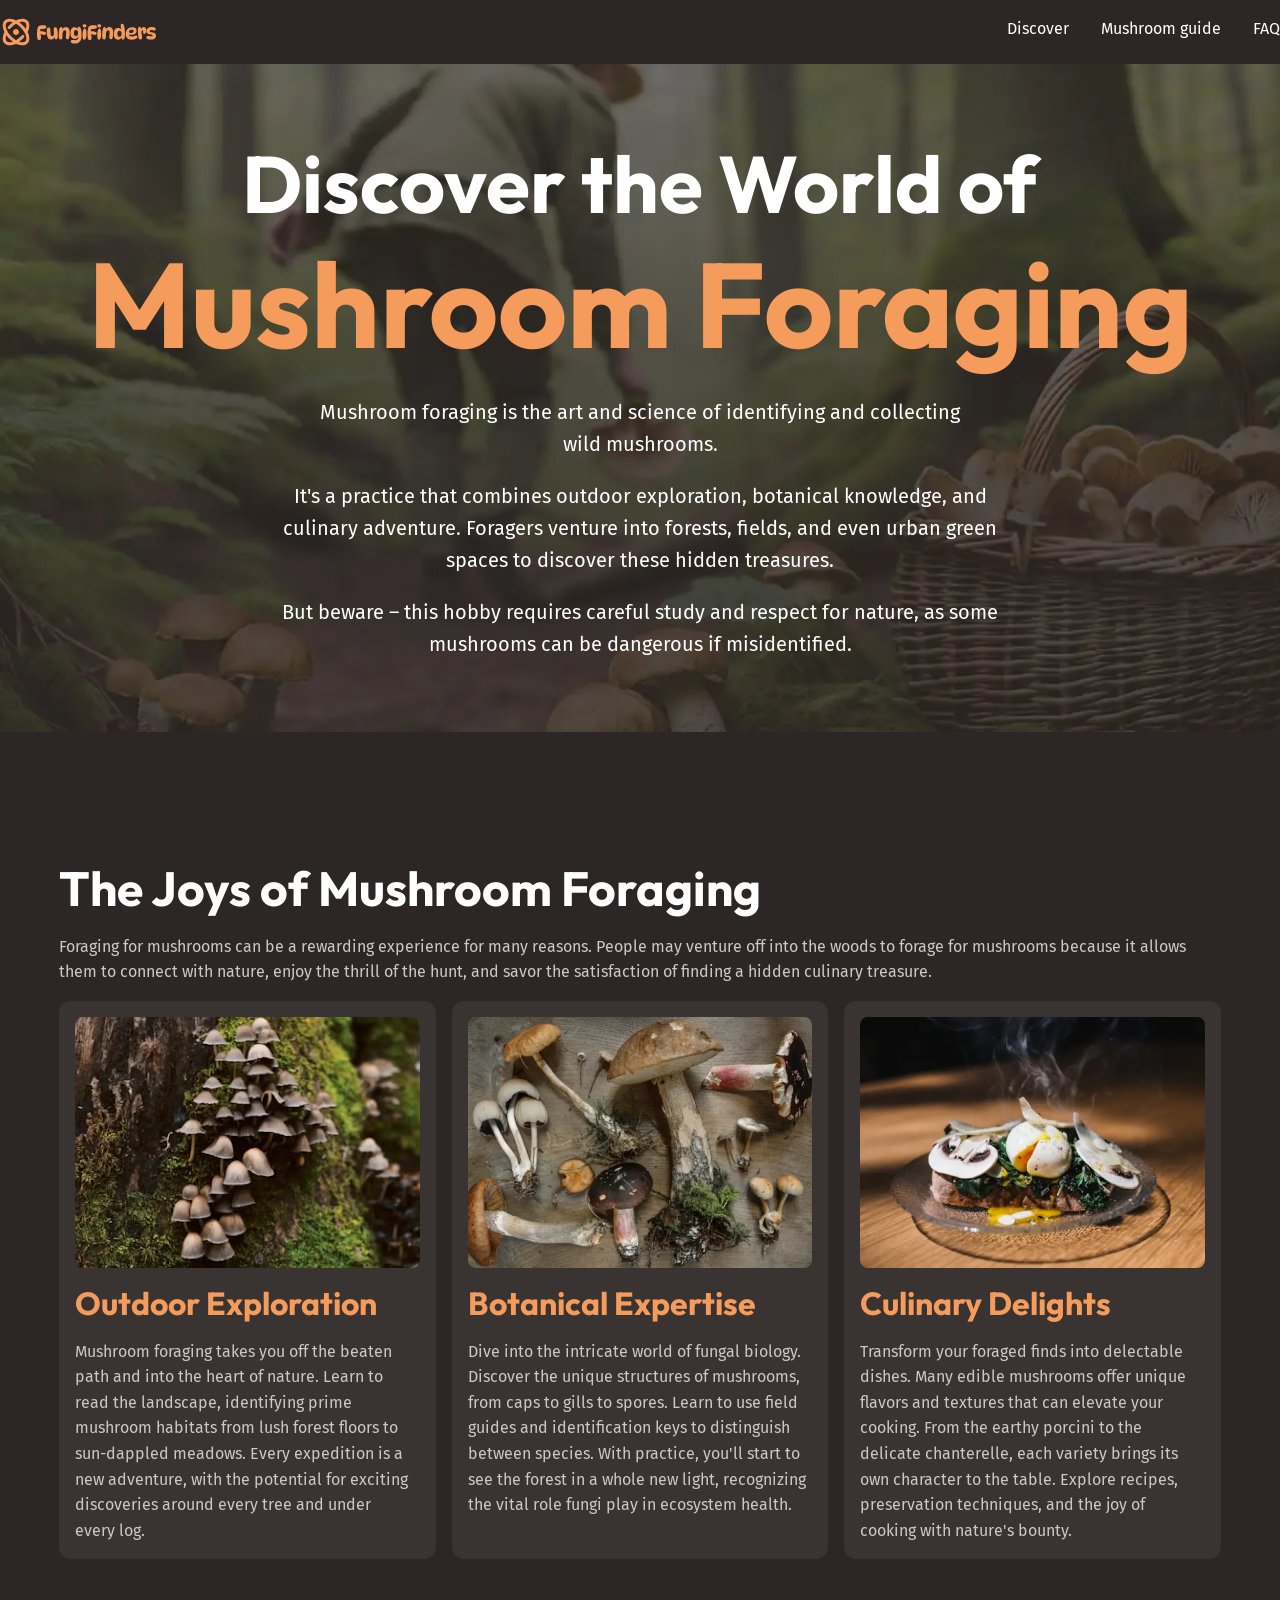
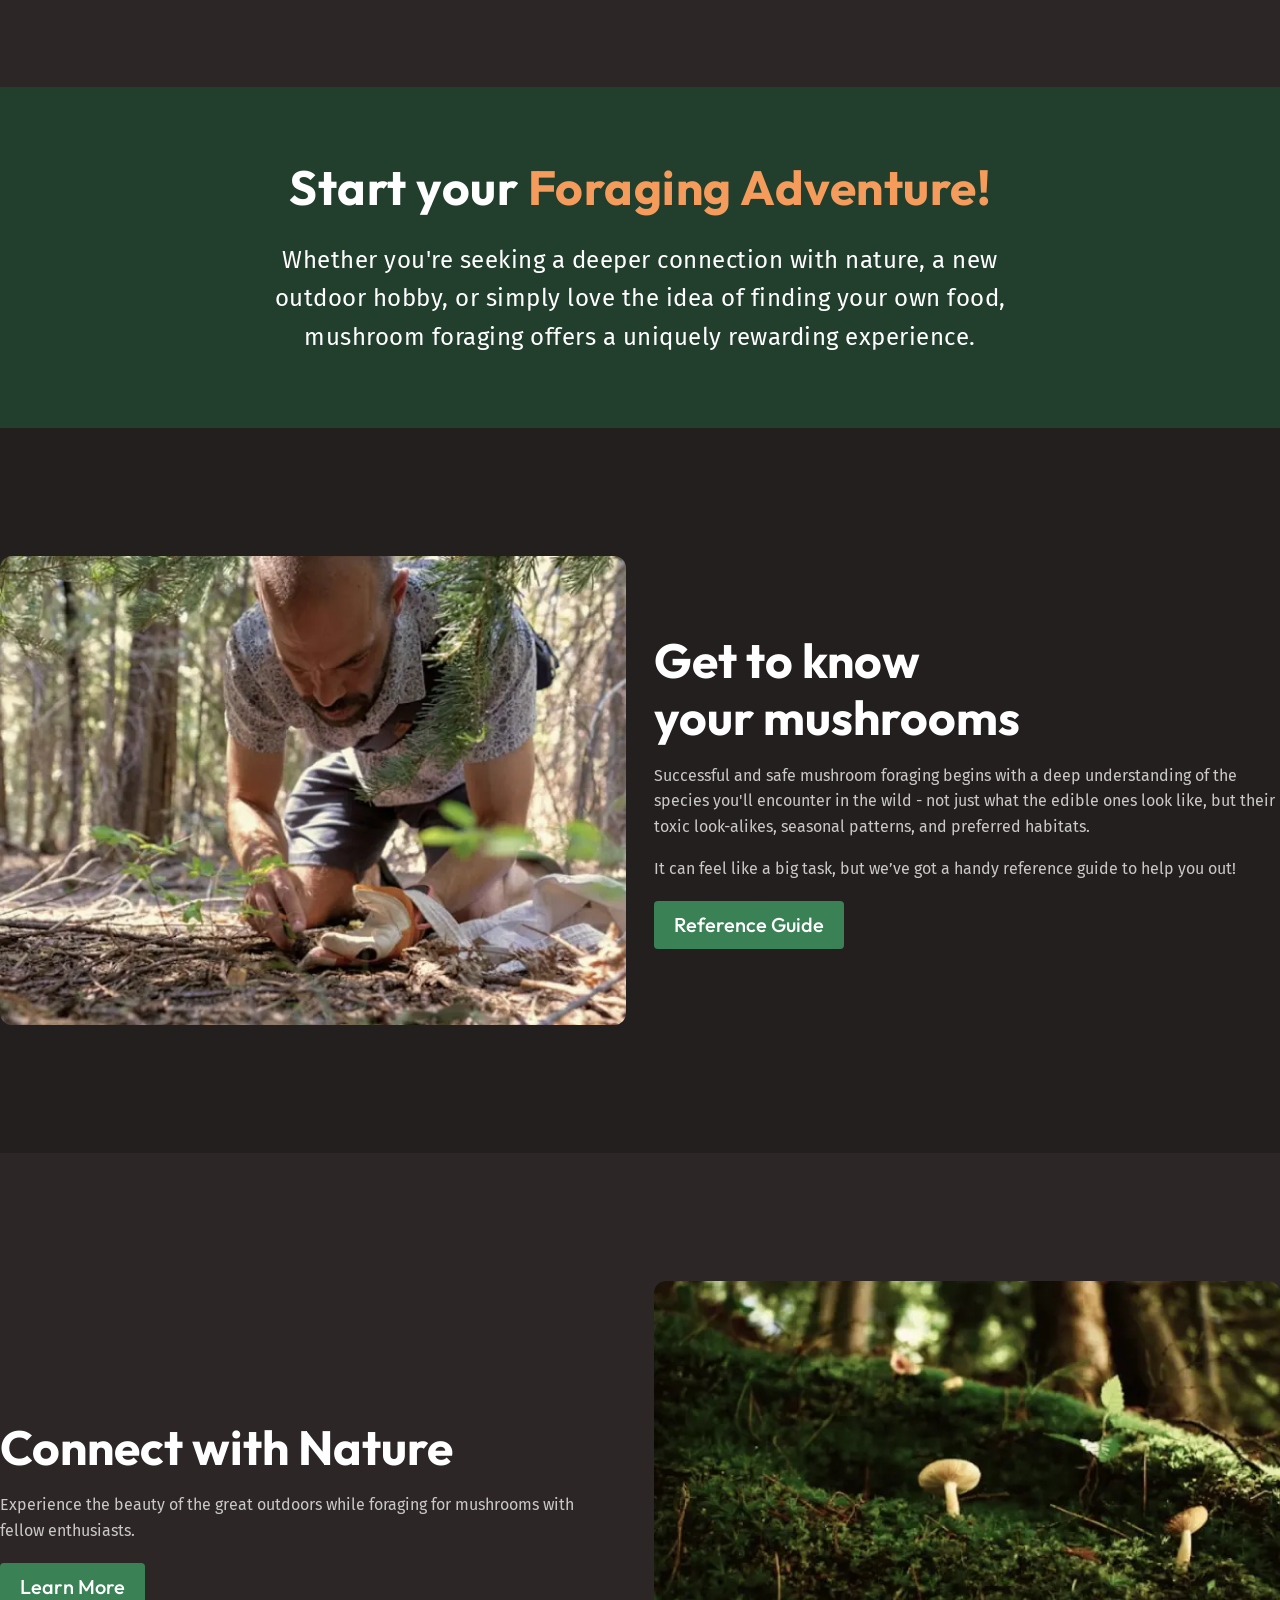
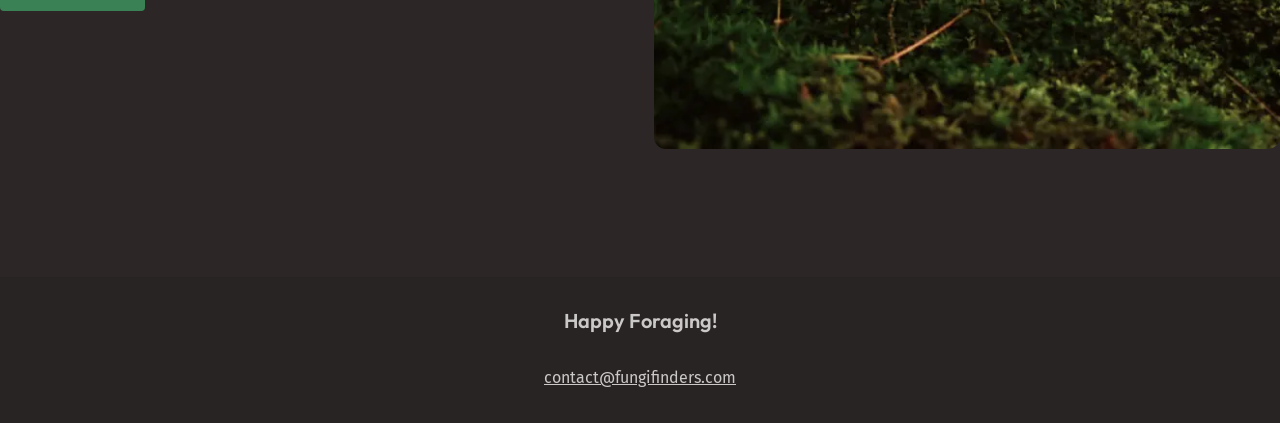
<file: index.html>
<!doctype html>
<html lang="en">
  <head>
    <meta charset="UTF-8" />
    <meta name="viewport" content="width=device-width, initial-scale=1.0" />
    <link rel="stylesheet" href="styles.css" />
    <link rel="preconnect" href="https://fonts.googleapis.com" />
    <link rel="preconnect" href="https://fonts.gstatic.com" crossorigin />
    <link
      href="https://fonts.googleapis.com/css2?family=Fira+Sans:wght@400;700&family=Outfit:wght@100..900&display=swap"
      rel="stylesheet"
    />
    <script src="/main.js" defer></script>
    <title>FungiFinders</title>
  </head>
  <body>
    <a href="#main" class="skip-to-main">Skip to Main Content</a>

    <header class="site-header">
      <div class="wrapper wrapper--wide">
        <div class="site-header-layout">
          <img src="/assets/logo.svg" alt="Fungi Finders" />

          <button
            id="nav-toggle"
            aria-controls="primary-nav"
            aria-expanded="false"
          >
            <span class="visually-hidden">Toggle hamburger menu</span>
            <img src="/assets/hamburger.svg" alt="" />
          </button>

          <nav id="primary-nav" class="site-header-nav-bar">
            <ul>
              <li><a href="/">Discover</a></li>
              <li><a href="/mushroom-guide.html">Mushroom guide</a></li>
              <li><a href="/mushroom-guide.html#faq">FAQ</a></li>
            </ul>
          </nav>
        </div>
      </div>
    </header>
    <main id="main">
      <section class="hero section">
        <div class="wrapper text-flow">
          <h1 class="hero-title">
            Discover the World of
            <span class="title-highlight">Mushroom Foraging</span>
          </h1>
          <p>
            Mushroom foraging is the art and science of identifying and
            collecting wild mushrooms.
          </p>
          <p>
            It's a practice that combines outdoor exploration, botanical
            knowledge, and culinary adventure. Foragers venture into forests,
            fields, and even urban green spaces to discover these hidden
            treasures.
          </p>
          <p>
            But beware – this hobby requires careful study and respect for
            nature, as some mushrooms can be dangerous if misidentified.
          </p>
        </div>
      </section>

      <section class="benefits section section--tall">
        <div class="wrapper text-flow">
          <h2>The Joys of Mushroom Foraging</h2>
          <p>
            Foraging for mushrooms can be a rewarding experience for many
            reasons. People may venture off into the woods to forage for
            mushrooms because it allows them to connect with nature, enjoy the
            thrill of the hunt, and savor the satisfaction of finding a hidden
            culinary treasure.
          </p>
          <div class="benefit-cards auto-equal-columns">
            <div class="card">
              <img
                src="/assets/outdoor-exploration.webp"
                alt="Trunk of a tree with mushrooms"
              />
              <h3 class="card-title">Outdoor Exploration</h3>
              <p class="card-text">
                Mushroom foraging takes you off the beaten path and into the
                heart of nature. Learn to read the landscape, identifying prime
                mushroom habitats from lush forest floors to sun-dappled
                meadows. Every expedition is a new adventure, with the potential
                for exciting discoveries around every tree and under every log.
              </p>
            </div>
            <div class="card">
              <img
                src="/assets/botanical-expertise.webp"
                alt="Different types of mushrooms in a table"
              />
              <h3 class="card-title">Botanical Expertise</h3>
              <p class="card-text">
                Dive into the intricate world of fungal biology. Discover the
                unique structures of mushrooms, from caps to gills to spores.
                Learn to use field guides and identification keys to distinguish
                between species. With practice, you'll start to see the forest
                in a whole new light, recognizing the vital role fungi play in
                ecosystem health.
              </p>
            </div>
            <div class="card">
              <img
                src="/assets/culinary-delight.webp"
                alt="Cooked mushrooms in a plate"
              />
              <h3 class="card-title">Culinary Delights</h3>
              <p class="card-text">
                Transform your foraged finds into delectable dishes. Many edible
                mushrooms offer unique flavors and textures that can elevate
                your cooking. From the earthy porcini to the delicate
                chanterelle, each variety brings its own character to the table.
                Explore recipes, preservation techniques, and the joy of cooking
                with nature's bounty.
              </p>
            </div>
          </div>
        </div>
      </section>

      <section class="cta section">
        <div class="wrapper wrapper--narrow text-flow">
          <h2>
            Start your <span class="title-highlight">Foraging Adventure!</span>
          </h2>
          <p>
            Whether you're seeking a deeper connection with nature, a new
            outdoor hobby, or simply love the idea of finding your own food,
            mushroom foraging offers a uniquely rewarding experience.
          </p>
        </div>
      </section>

      <section class="info section section--tall">
        <div
          class="wrapper wrapper--wide auto-equal-columns columns-large-gap columns-vertical-center"
        >
          <div>
            <img
              src="/assets/man-picking-mush.webp"
              alt="Man picking up mushrooms"
            />
          </div>
          <div class="text-flow">
            <h2>Get to know your mushrooms</h2>
            <p>
              Successful and safe mushroom foraging begins with a deep
              understanding of the species you'll encounter in the wild - not
              just what the edible ones look like, but their toxic look-alikes,
              seasonal patterns, and preferred habitats.
            </p>
            <p>
              It can feel like a big task, but we’ve got a handy reference guide
              to help you out!
            </p>
            <a href="#" class="button"
              >Reference Guide
              <span class="visually-hidden"
                >to know more about mushrooms</span
              ></a
            >
          </div>
        </div>
      </section>

      <section class="connect section section--tall">
        <div
          class="wrapper wrapper--wide auto-equal-columns columns-large-gap columns-vertical-center"
        >
          <div class="text-flow">
            <h2>Connect with Nature</h2>
            <p>
              Experience the beauty of the great outdoors while foraging for
              mushrooms with fellow enthusiasts.
            </p>
            <a href="#" class="button"
              >Learn More
              <span class="visually-hidden"
                >about all the types of mushrooms you can find, using our
                guide.</span
              ></a
            >
          </div>
          <div>
            <img
              src="/assets/nature.webp"
              alt="Green land with a few mushrooms"
            />
          </div>
        </div>
      </section>
    </main>

    <footer class="site-footer">
      <h4>Happy Foraging!</h4>
      <a href="mailto:contact@fungifinders.com">contact@fungifinders.com</a>
    </footer>
  </body>
</html>
</file>
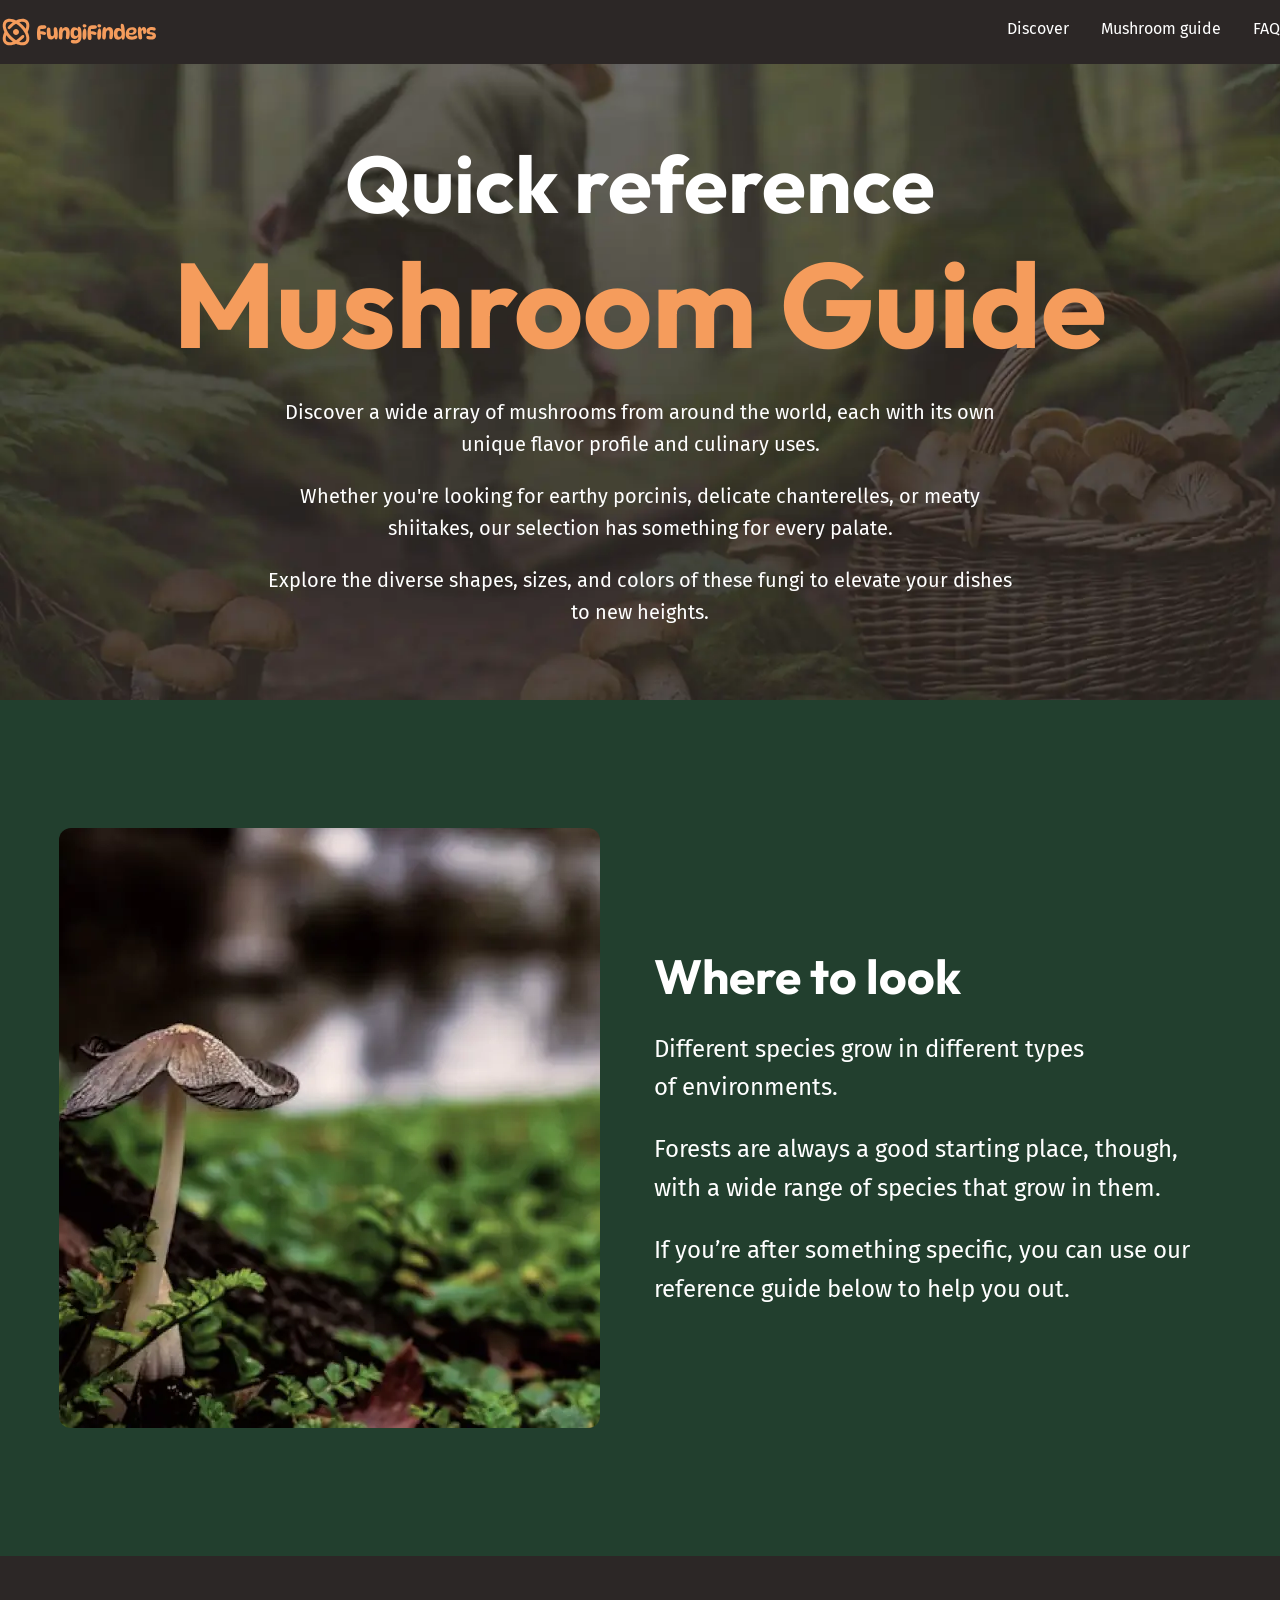
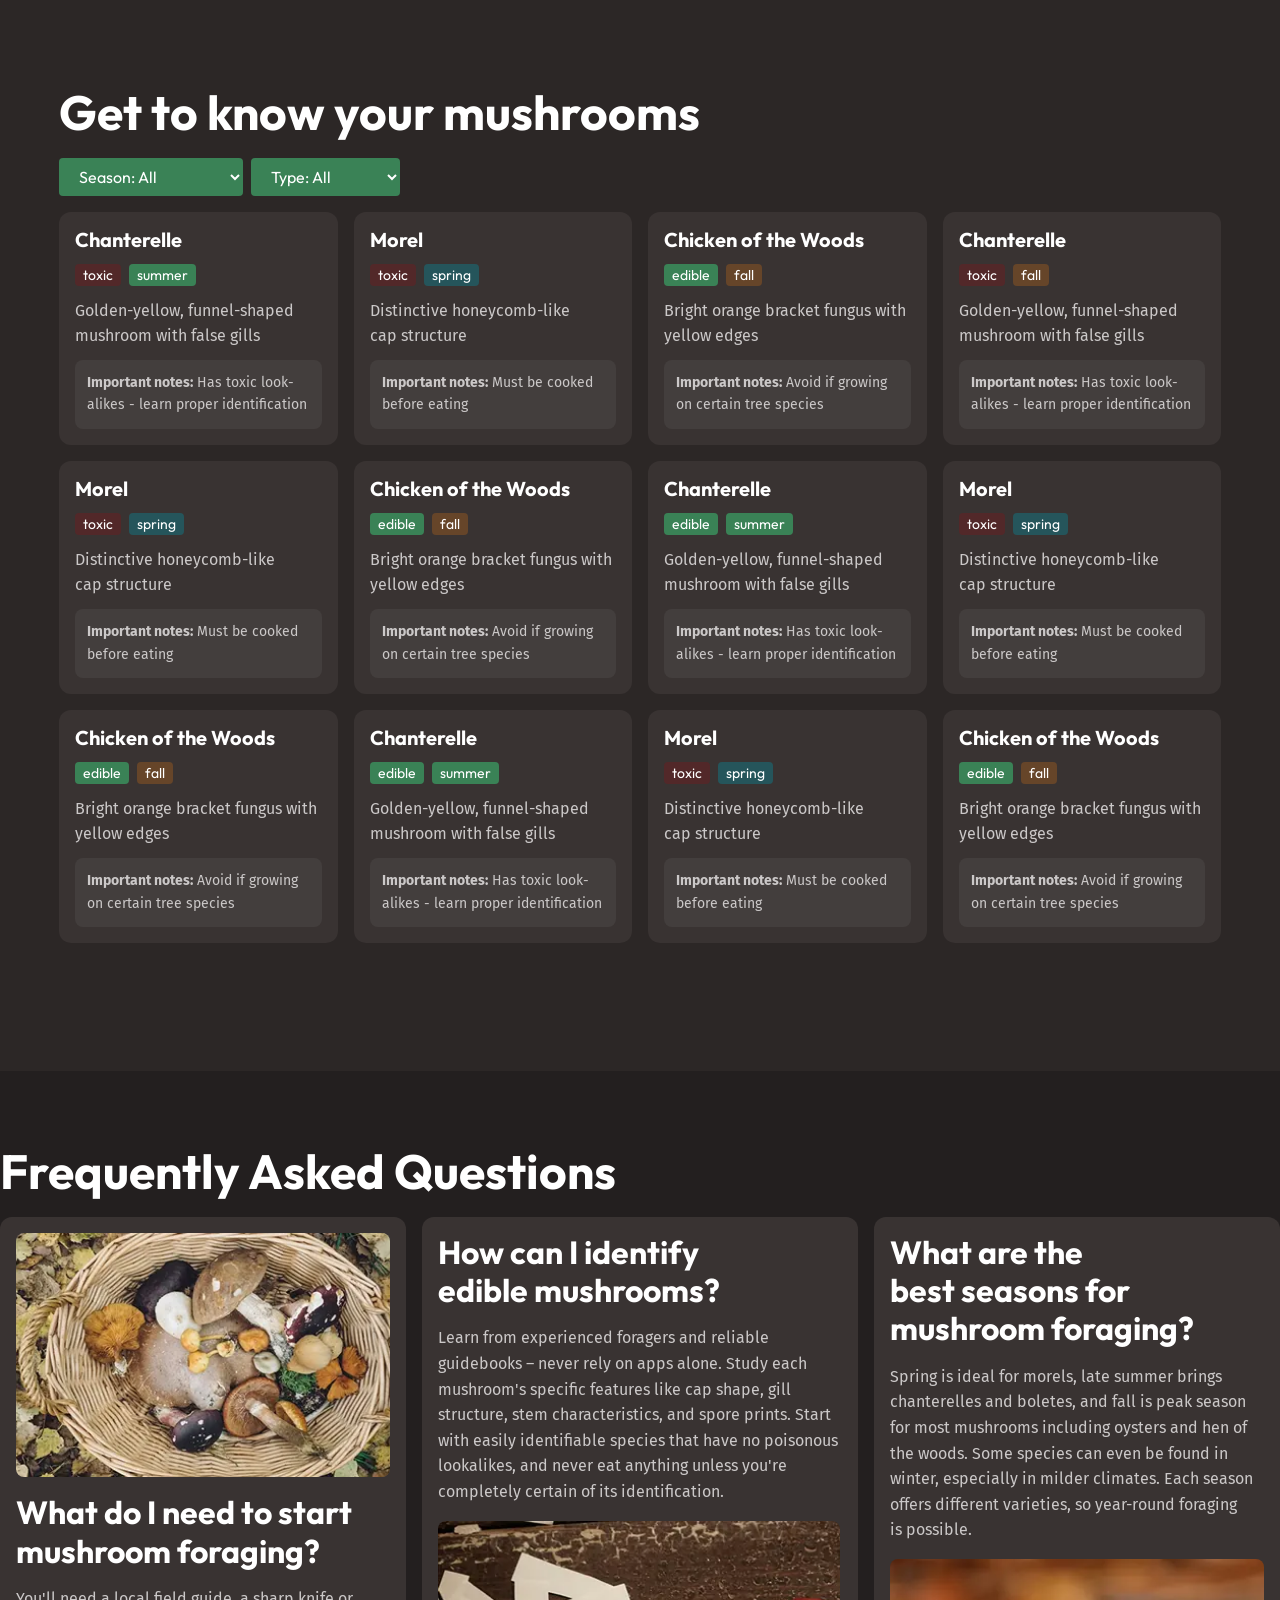
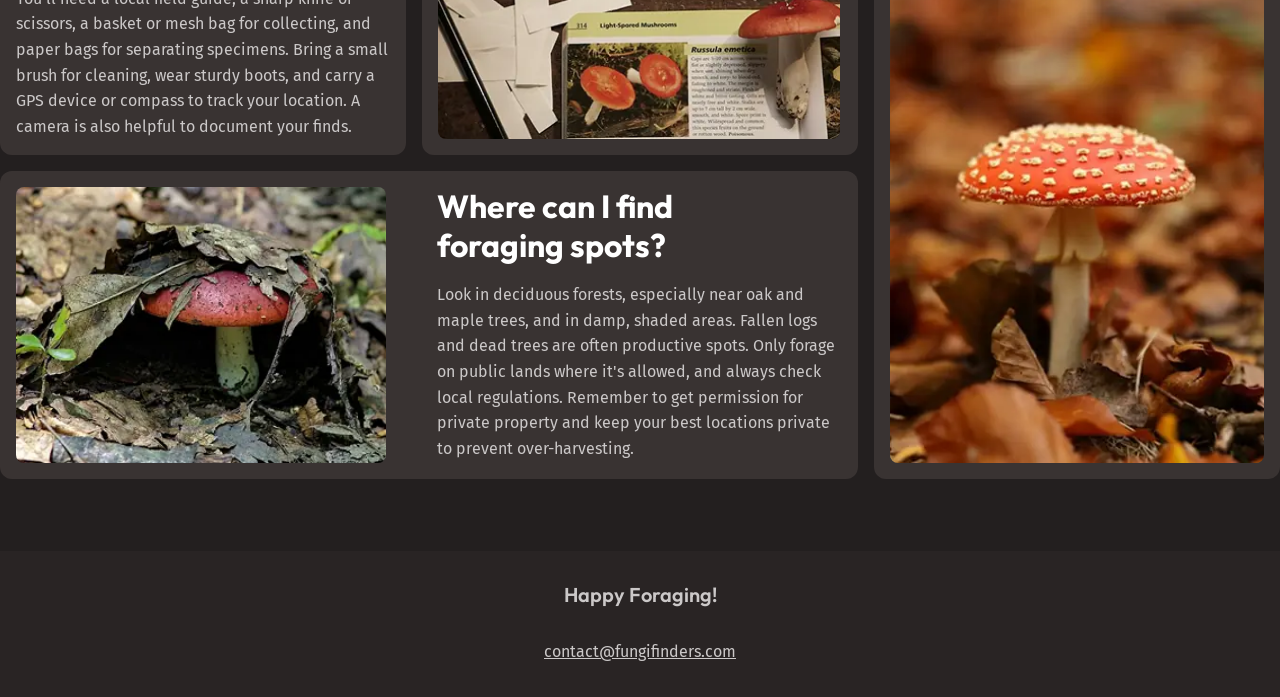
<file: mushroom-guide.html>
<!doctype html>
<html lang="en">
  <head>
    <meta charset="UTF-8" />
    <meta name="viewport" content="width=device-width, initial-scale=1.0" />
    <link rel="stylesheet" href="styles.css" />
    <link rel="preconnect" href="https://fonts.googleapis.com" />
    <link rel="preconnect" href="https://fonts.gstatic.com" crossorigin />
    <link
      href="https://fonts.googleapis.com/css2?family=Fira+Sans:wght@400;700&family=Outfit:wght@100..900&display=swap"
      rel="stylesheet"
    />
    <script src="/main.js" defer></script>
    <script src="/mushroom-filter.js" defer></script>
    <title>FungiFinders</title>
  </head>
  <body>
    <a href="#main" class="skip-to-main">Skip to Main Content</a>

    <header class="site-header">
      <div class="wrapper wrapper--wide">
        <div class="site-header-layout">
          <img src="/assets/logo.svg" alt="Fungi Finders" />

          <button
            id="nav-toggle"
            aria-controls="primary-nav"
            aria-expanded="false"
          >
            <span class="visually-hidden">Toggle hamburger menu</span>
            <img src="/assets/hamburger.svg" alt="" />
          </button>

          <nav id="primary-nav" class="site-header-nav-bar">
            <ul>
              <li><a href="/">Discover</a></li>
              <li><a href="/mushroom-guide.html">Mushroom guide</a></li>
              <li><a href="/mushroom-guide.html#faq">FAQ</a></li>
            </ul>
          </nav>
        </div>
      </div>
    </header>
    <main id="main">
      <section class="hero section">
        <div class="wrapper text-flow">
          <h1 class="hero-title">
            Quick reference
            <span class="title-highlight">Mushroom Guide</span>
          </h1>
          <p>
            Discover a wide array of mushrooms from around the world, each with
            its own unique flavor profile and culinary uses.
          </p>
          <p>
            Whether you're looking for earthy porcinis, delicate chanterelles,
            or meaty shiitakes, our selection has something for every palate.
          </p>
          <p>
            Explore the diverse shapes, sizes, and colors of these fungi to
            elevate your dishes to new heights.
          </p>
        </div>
      </section>

      <section class="where-to-look section section--tall">
        <div
          class="wrapper auto-equal-columns columns-large-gap columns-vertical-center"
        >
          <div>
            <img
              src="/assets/where-to-look.webp"
              alt="Small white mushroom with faded nature background"
            />
          </div>
          <div class="text-flow">
            <h2>Where to look</h2>
            <p>Different species grow in different types of environments.</p>
            <p>
              Forests are always a good starting place, though, with a wide
              range of species that grow in them.
            </p>
            <p>
              If you’re after something specific, you can use our reference
              guide below to help you out.
            </p>
          </div>
        </div>
      </section>

      <section class="mushroom-guide section section--tall">
        <div class="wrapper text-flow">
          <div class="text-flow">
            <h2>Get to know your mushrooms</h2>
            <div class="select-group">
              <select name="season" id="season" hidden>
                <option value="all">Season: All</option>
                <option value="spring">Season: Spring</option>
                <option value="summer">Season: Summer</option>
                <option value="fall">Season: Fall</option>
              </select>
              <select name="edible" id="edible" hidden>
                <option value="all">Type: All</option>
                <option value="edible">Type: Edible</option>
                <option value="toxic">Type: Toxic</option>
              </select>
            </div>
          </div>

          <div class="auto-fill-grid">
            <div class="no-matches" hidden>No matches for these filters</div>
            <div class="card">
              <h3 class="card-title">Chanterelle</h3>
              <ul class="card-tags" role="list">
                <li data-edible="toxic">toxic</li>
                <li data-season="summer">summer</li>
              </ul>
              <p>Golden-yellow, funnel-shaped mushroom with false gills</p>
              <div class="card-note">
                <strong>Important notes:</strong>
                Has toxic look-alikes - learn proper identification
              </div>
            </div>

            <div class="card">
              <h3 class="card-title">Morel</h3>
              <ul class="card-tags" role="list">
                <li data-edible="toxic">toxic</li>
                <li data-season="spring">spring</li>
              </ul>
              <p>Distinctive honeycomb-like cap structure</p>
              <div class="card-note">
                <strong>Important notes:</strong>
                Must be cooked before eating
              </div>
            </div>

            <div class="card">
              <h3 class="card-title">Chicken of the Woods</h3>
              <ul class="card-tags" role="list">
                <li data-edible="edible">edible</li>
                <li data-season="fall">fall</li>
              </ul>
              <p>Bright orange bracket fungus with yellow edges</p>
              <div class="card-note">
                <strong>Important notes:</strong>
                Avoid if growing on certain tree species
              </div>
            </div>

            <div class="card">
              <h3 class="card-title">Chanterelle</h3>
              <ul class="card-tags" role="list">
                <li data-edible="toxic">toxic</li>
                <li data-season="fall">fall</li>
              </ul>
              <p>Golden-yellow, funnel-shaped mushroom with false gills</p>
              <div class="card-note">
                <strong>Important notes:</strong>
                Has toxic look-alikes - learn proper identification
              </div>
            </div>

            <div class="card">
              <h3 class="card-title">Morel</h3>
              <ul class="card-tags" role="list">
                <li data-edible="toxic">toxic</li>
                <li data-season="spring">spring</li>
              </ul>
              <p>Distinctive honeycomb-like cap structure</p>
              <div class="card-note">
                <strong>Important notes:</strong>
                Must be cooked before eating
              </div>
            </div>

            <div class="card">
              <h3 class="card-title">Chicken of the Woods</h3>
              <ul class="card-tags" role="list">
                <li data-edible="edible">edible</li>
                <li data-season="fall">fall</li>
              </ul>
              <p>Bright orange bracket fungus with yellow edges</p>
              <div class="card-note">
                <strong>Important notes:</strong>
                Avoid if growing on certain tree species
              </div>
            </div>

            <div class="card">
              <h3 class="card-title">Chanterelle</h3>
              <ul class="card-tags" role="list">
                <li data-edible="edible">edible</li>
                <li data-season="summer">summer</li>
              </ul>
              <p>Golden-yellow, funnel-shaped mushroom with false gills</p>
              <div class="card-note">
                <strong>Important notes:</strong>
                Has toxic look-alikes - learn proper identification
              </div>
            </div>

            <div class="card">
              <h3 class="card-title">Morel</h3>
              <ul class="card-tags" role="list">
                <li data-edible="toxic">toxic</li>
                <li data-season="spring">spring</li>
              </ul>
              <p>Distinctive honeycomb-like cap structure</p>
              <div class="card-note">
                <strong>Important notes:</strong>
                Must be cooked before eating
              </div>
            </div>

            <div class="card">
              <h3 class="card-title">Chicken of the Woods</h3>
              <ul class="card-tags" role="list">
                <li data-edible="edible">edible</li>
                <li data-season="fall">fall</li>
              </ul>
              <p>Bright orange bracket fungus with yellow edges</p>
              <div class="card-note">
                <strong>Important notes:</strong>
                Avoid if growing on certain tree species
              </div>
            </div>

            <div class="card">
              <h3 class="card-title">Chanterelle</h3>
              <ul class="card-tags" role="list">
                <li data-edible="edible">edible</li>
                <li data-season="summer">summer</li>
              </ul>
              <p>Golden-yellow, funnel-shaped mushroom with false gills</p>
              <div class="card-note">
                <strong>Important notes:</strong>
                Has toxic look-alikes - learn proper identification
              </div>
            </div>

            <div class="card">
              <h3 class="card-title">Morel</h3>
              <ul class="card-tags" role="list">
                <li data-edible="toxic">toxic</li>
                <li data-season="spring">spring</li>
              </ul>
              <p>Distinctive honeycomb-like cap structure</p>
              <div class="card-note">
                <strong>Important notes:</strong>
                Must be cooked before eating
              </div>
            </div>

            <div class="card">
              <h3 class="card-title">Chicken of the Woods</h3>
              <ul class="card-tags" role="list">
                <li data-edible="edible">edible</li>
                <li data-season="fall">fall</li>
              </ul>
              <p>Bright orange bracket fungus with yellow edges</p>
              <div class="card-note">
                <strong>Important notes:</strong>
                Avoid if growing on certain tree species
              </div>
            </div>
          </div>
        </div>
      </section>

      <section id="faq" class="faq section">
        <div class="wrapper wrapper--wide text-flow">
          <h2>Frequently Asked Questions</h2>
          <div class="bento-grid">
            <div class="card">
              <img
                src="/assets/start-foraging.webp"
                alt="Basket full of mushrooms"
              />
              <h3 class="card-title">
                What do I need to start mushroom foraging?
              </h3>
              <p>
                You'll need a local field guide, a sharp knife or scissors, a
                basket or mesh bag for collecting, and paper bags for separating
                specimens. Bring a small brush for cleaning, wear sturdy boots,
                and carry a GPS device or compass to track your location. A
                camera is also helpful to document your finds.
              </p>
            </div>

            <div class="card">
              <img
                src="/assets/identify-mushrooms.webp"
                alt="A red cap with its details card"
              />
              <h3 class="card-title">How can I identify edible mushrooms?</h3>
              <p>
                Learn from experienced foragers and reliable guidebooks – never
                rely on apps alone. Study each mushroom's specific features like
                cap shape, gill structure, stem characteristics, and spore
                prints. Start with easily identifiable species that have no
                poisonous lookalikes, and never eat anything unless you're
                completely certain of its identification.
              </p>
            </div>

            <div class="card">
              <img
                src="/assets/where-to-find.webp"
                alt="A red cap in the ground and covered with autumn leaves"
              />
              <h3 class="card-title">Where can I find foraging spots?</h3>
              <p>
                Look in deciduous forests, especially near oak and maple trees,
                and in damp, shaded areas. Fallen logs and dead trees are often
                productive spots. Only forage on public lands where it's
                allowed, and always check local regulations. Remember to get
                permission for private property and keep your best locations
                private to prevent over-harvesting.
              </p>
            </div>

            <div class="card">
              <img
                src="/assets/best-seasons.webp"
                alt="A red mushroom with white polkadots on the ground with autumn leaves"
              />
              <h3 class="card-title">
                What are the best seasons for mushroom foraging?
              </h3>
              <p>
                Spring is ideal for morels, late summer brings chanterelles and
                boletes, and fall is peak season for most mushrooms including
                oysters and hen of the woods. Some species can even be found in
                winter, especially in milder climates. Each season offers
                different varieties, so year-round foraging is possible.
              </p>
            </div>
          </div>
        </div>
      </section>
    </main>

    <footer class="site-footer">
      <h4>Happy Foraging!</h4>
      <a href="mailto:contact@fungifinders.com">contact@fungifinders.com</a>
    </footer>
  </body>
</html>
</file>
<file: styles.css>
@view-transition {
  navigation: auto;
}

@layer reset {
  *,
  *::before,
  *::after {
    box-sizing: border-box;
  }

  /* https://kilianvalkhof.com/2022/css-html/your-css-reset-needs-text-size-adjust-probably/ */
  /* Landscape orientation adjustments */
  html {
    -moz-text-size-adjust: none;
    -webkit-text-size-adjust: none;
    text-size-adjust: none;
  }

  /* Setting the smooth scrolling only for people that does not have exluded them */
  /* If a person suffers for this type of movements, it's highly likely to have "prefers-reduced-motion: reduced" set on their systems */
  @media (prefers-reduced-motion: no-preference) {
    html {
      scroll-behavior: smooth;
    }
  }

  * {
    margin: 0;
  }

  /* https://www.scottohara.me/blog/2019/01/12/lists-and-safari.html */
  /* Making Safari read your lists as lists on accessibility modes and resetting its elements */
  [role="list"] {
    list-style: none;
    margin: 0;
    padding: 0;
  }

  body {
    min-block-size: 100vh;
    line-height: 1.6;
  }

  h1,
  h2,
  h3,
  button,
  input,
  label {
    line-height: 1.1;
  }

  h1,
  h2,
  h3,
  h4 {
    text-wrap: balance;
  }

  p,
  li {
    text-wrap: pretty;
  }

  img,
  picture {
    max-inline-size: 100%;
    /* max-width: 100% would be the same */
    /* Logical Properties */
    /* inline: left - right */
    /* block: top - bottom */
    display: block;
  }

  /* These elements don't inherit the font by default */
  input,
  button,
  textarea,
  select {
    font: inherit;
  }
}

@layer base {
  :root {
    /* PRIMITIVE COLORS */
    --clr-white: hsl(0, 0%, 100%);
    --clr-gray-100: hsl(0, 2%, 79%);
    --clr-brand-400: hsl(25, 88%, 75%);
    --clr-brand-500: hsl(25, 88%, 66%);
    --clr-green-400: hsl(143, 19%, 49%);
    --clr-green-500: hsl(143, 38%, 37%);
    --clr-green-600: hsl(145, 29%, 19%);
    --clr-brown-500: hsl(10, 5%, 25%);
    --clr-brown-600: hsl(9, 7%, 21%);
    --clr-brown-700: hsl(9, 8%, 16%);
    --clr-brown-800: hsl(0, 6%, 15%);
    --clr-brown-900: hsl(0, 6%, 13%);

    --clr-orange-500: hsl(28, 43%, 28%);
    --clr-red-500: hsl(359, 34%, 24%);
    --clr-teal-500: hsl(186, 42%, 25%);

    /* PRIMITIVE FONTS */
    --ff-heading: "Outfit", sans-serif;
    --ff-body: "Fira Sans", sans-serif;

    --fs-300: 0.875rem;
    --fs-400: 1rem;
    --fs-500: 1.125rem;
    --fs-600: 1.25rem;
    --fs-700: 1.5rem;
    --fs-800: 2.25rem;
    --fs-900: 3.75rem;
    --fs-1000: 3.75rem;

    /* before you'd use min-width: 760 for the media query */
    @media (width > 760px) {
      --fs-500: 1.25rem;
      --fs-600: 1.5rem;
      --fs-700: 2rem;
      --fs-800: 3rem;
      --fs-900: 5rem;
      --fs-1000: 7.5rem;
    }

    /* SEMANTIC COLORS */

    --text-main: var(--clr-gray-100);
    --text-high-contrast: var(--clr-white);
    --text-brand: var(--clr-brand-500);
    --text-brand-light: var(--clr-brand-400);

    --background-accent-light: var(--clr-green-400);
    --background-accent-main: var(--clr-green-500);
    --background-accent-dark: var(--clr-green-600);

    --background-extra-light: var(--clr-brown-500);
    --background-light: var(--clr-brown-600);
    --background-main: var(--clr-brown-700);
    --background-dark: var(--clr-brown-800);
    --background-extra-dark: var(--clr-brown-900);

    /* SEMANTIC FONTS */
    --font-size-sm: var(--fs-300);
    --font-size-regular: var(--fs-400);
    --font-size-md: var(--fs-500);
    --font-size-lg: var(--fs-600);

    --font-size-heading-sm: var(--fs-700);
    --font-size-heading-regular: var(--fs-800);
    --font-size-heading-lg: var(--fs-900);
    --font-size-heading-xl: var(--fs-1000);

    /* BORDER RADIUS */
    --border-radius-1: 0.25rem;
    --border-radius-2: 0.5rem;
    --border-radius-3: 0.75rem;
  }

  html {
    font-family: var(--ff-body);
  }

  /* font-size is set in the body so the base rem stays consistent,
    since it may change depending on what 1rem is from your primitives */
  body {
    font-size: var(--font-size-regular);
    color: var(--text-main);
    background-color: var(--background-main);
  }

  h1,
  h2,
  h3,
  h4 {
    font-family: var(--ff-heading);
    color: var(--text-high-contrast);
    line-height: 1.2;
    font-weight: 700;
    letter-spacing: -2%;
  }

  h2 {
    font-size: var(--font-size-heading-regular);
  }

  a {
    color: var(--text-high-contrast);
  }

  a:hover,
  a:focus-visible {
    color: var(--text-brand-light);
  }
}

/* Separating the layout CSS from other, more-specific, CSS is a good idea to keep the code easier to maintain. In the future, I know to look this type of styles here */
@layer layout {
  /* The .section is created to avoid adding the vertical padding to the .wrapper, for styling the different vertical spacings we have in the site. Otherwise I would have to create extra variations of the .wrapper class to add them. */
  .section {
    /* padding for vertical spacing. block = top to bottom */
    /* padding is in rem to account for users that have larger fonts in their devices. So the padding is adjusted scaled to the fonts */
    padding-block: var(--section-vertical-padding, 0.75rem);

    @media (width > 760px) {
      --section-vertical-padding: 4.5rem;
    }
  }

  .section--tall {
    --section-vertical-padding: 3.75rem;

    @media (width > 760px) {
      --section-vertical-padding: 8rem;
    }
  }

  .wrapper {
    max-width: var(--wrapper-max-width, calc(1130px + 2rem));
    margin-inline: auto;
    /* Padding for mobile resolutions. inline = left to right*/
    padding-inline: 1rem;

    @media (width > 760px) {
      padding-inline: 0rem;
    }
  }

  .wrapper--narrow {
    --wrapper-max-width: calc(720px + 2rem);
  }

  .wrapper--wide {
    --wrapper-max-width: calc(1340px + 2rem);
  }

  .wrapper--footer {
    --wrapper-max-width: calc(400px + 2rem);
  }

  .auto-equal-columns {
    display: grid;
    gap: 1rem;

    @media (width > 760px) {
      grid-auto-flow: column;
      grid-auto-columns: 1fr;
    }
  }

  .columns-large-gap {
    gap: 1.75rem;
  }

  .columns-vertical-center {
    align-items: center;
  }

  .auto-fill-grid {
    display: grid;
    gap: 1rem;
    /* The auto-fit will create columns automatically with the minimum width of 300px -and no less that that, due to the min(300px, 100%)-. On mobile, it will use the 1fr default given the reduced viewport */
    grid-template-columns: repeat(auto-fill, minmax(min(275px, 100%), 1fr));
  }

  /* Adds margin to the top of the child elements, depending on their font-size. It skips the first children. Also: .flow > :where(:not(:first-child)) 
  */
  .text-flow > * + * {
    margin-block-start: var(--flow-space, 1em);
  }

  .column-flow {
    display: grid;
    gap: var(--components-flow-gap, 1rem);

    align-items: start;
    justify-items: start;
  }
}

@layer components {
  .site-header-layout {
    display: flex;
    justify-content: space-between;
    flex-wrap: wrap;
    padding-block: 1rem;
  }

  #nav-toggle {
    display: none;
    z-index: 100;
    cursor: pointer;
    background-color: transparent;
    border: 0;
  }

  .site-header-nav-bar {
    ul {
      display: flex;
      flex-wrap: wrap;
      list-style: none;
      margin: 0;
      padding: 0;
      gap: 0rem 2rem;
    }

    a {
      text-decoration: none;
    }
  }

  @media (width < 760px) {
    #nav-toggle {
      display: block;
    }

    .site-header-nav-bar {
      display: none;
      position: absolute;
      z-index: 10;
      top: 0;
      right: 0;
      padding: 2rem;
      background-color: var(--background-accent-main);
      border-bottom-left-radius: var(--border-radius-3);

      ul {
        flex-direction: column;
        gap: 0rem;
        font-family: var(--ff-heading);
        font-size: var(--font-size-heading-sm);
        font-weight: 600;

        li + li {
          margin-top: 2rem;
          padding-top: 2rem;
          border-top: 2px solid var(--background-accent-light);
        }
      }
    }

    /* Selects the navbar if the previous sibling (in any order of precedence) having the attribute as true (the button in this case) is present. This is toggled via JS */
    [aria-expanded="true"] ~ .site-header-nav-bar {
      display: block;
    }
  }

  .hero {
    font-size: var(--font-size-md);
    text-align: center;
    background-image: url(/assets/background.webp);
    background-size: cover;

    .hero-title {
      font-size: var(--font-size-heading-lg);
    }

    .title-highlight {
      font-size: var(--font-size-heading-xl);
      display: block;
    }

    p {
      color: var(--text-high-contrast);
    }

    @media (width > 760px) {
      p {
        padding-inline: 205px;
      }
    }
  }

  .mushroom-guide {
    --card-title-font-size: var(--font-size-md);
    --card-title-font-color: var(--text-high-contrast);
    --card-gap: 0.75rem;

    p {
      line-height: 25px;
      letter-spacing: -1%;
    }
  }

  .card {
    gap: var(--card-gap, 1rem);
    display: flex;
    flex-direction: column;
    align-items: start;
    justify-items: start;

    background-color: var(--background-light);
    padding: 1rem;
    border-radius: var(--border-radius-3);

    img {
      border-radius: var(--border-radius-2);
    }

    .card-title {
      font-size: var(--card-title-font-size, var(--font-size-heading-sm));
      color: var(--card-title-font-color, var(--text-brand));
    }

    .card-text {
      margin-block-end: auto;
    }
  }

  .card-tags {
    display: flex;
    flex-wrap: wrap;
    gap: 0.5rem;

    li {
      padding: 0rem 0.5rem;
      border-radius: var(--border-radius-1);
      background-color: var(--tag-bg, var(--background-accent-main));

      font-family: var(--ff-heading);
      font-size: var(--font-size-sm);
      color: var(--text-high-contrast);
    }

    [data-edible="toxic"] {
      --tag-bg: var(--clr-red-500);
    }

    [data-season="spring"] {
      --tag-bg: var(--clr-teal-500);
    }

    [data-season="fall"] {
      --tag-bg: var(--clr-orange-500);
    }
  }

  .card-note {
    margin-block-start: auto;
    background-color: var(--background-extra-light);
    padding: 0.75rem;
    border-radius: var(--border-radius-2);

    font-size: var(--font-size-sm);
  }

  .cta {
    background-color: var(--background-accent-dark);
    text-align: center;
    letter-spacing: 0.5px;

    p {
      font-size: var(--font-size-lg);
      color: var(--text-high-contrast);
    }
  }

  .select-group {
    display: flex;
    gap: 0.5rem;
    flex-wrap: wrap;

    select {
      padding: 0.5rem 1.75rem 0.5rem 1rem;
      border-radius: var(--border-radius-1);
      background-color: var(--background-accent-main);
      border: 0;

      font-family: var(--ff-heading);
      color: var(--text-high-contrast);
      font-weight: 400;
    }
  }

  .button {
    display: inline flex;
    text-decoration: none;
    background-color: var(--background-accent-main);
    padding: 0.5rem 1.25rem;
    border-radius: var(--border-radius-1);
    cursor: pointer;
    font-family: var(--ff-heading);
    font-size: var(--font-size-md);
    font-weight: 500;
  }

  .button:hover,
  button:focus-visible {
    color: var(--text-high-contrast);
    background-color: var(--background-accent-light);
  }

  .info {
    background-color: var(--background-extra-dark);

    img {
      border-radius: var(--border-radius-3);
    }
  }

  .connect {
    img {
      border-radius: var(--border-radius-3);
    }
  }

  .where-to-look {
    background-color: var(--background-accent-dark);

    img {
      border-radius: var(--border-radius-3);
    }

    p {
      font-size: var(--font-size-lg);
      color: var(--text-high-contrast);
    }
  }

  .faq {
    background-color: var(--background-extra-dark);
  }

  .bento-grid {
    display: grid;
    gap: 1rem;
    grid-template-areas:
      "one"
      "two"
      "three"
      "four";

    .card-title {
      --card-title-font-size: 2rem;
      --card-title-font-color: var(--text-high-contrast);
    }

    .card > img {
      height: 100%;
      object-fit: cover;
    }

    .card:nth-child(1) {
      grid-area: one;
    }

    .card:nth-child(2) {
      grid-area: two;
    }

    .card:nth-child(3) {
      grid-area: three;
    }

    .card:nth-child(4) {
      grid-area: four;
    }

    @media (width > 600px) {
      grid-template-areas:
        "one    two"
        "three  four";

      .card:nth-child(even) > img {
        order: 3;
      }
    }

    @media (width > 900px) {
      grid-template-areas:
        "one    two     four"
        "three  three   four";

      .card:nth-child(3) {
        display: grid;
        gap: 1rem;
        grid-template-columns: 1fr 1fr;

        img {
          grid-column: 1/2;
          grid-row: 1/3;
        }
      }

      .card:nth-child(2) > img {
        order: 3;
      }
    }
  }

  .site-footer {
    background-color: var(--background-dark);
    text-align: center;
    padding-block: 2rem;

    display: grid;
    gap: 2rem;

    h4 {
      font-size: var(--font-size-md);
      color: var(--text-main);
      font-weight: 600;
    }

    a {
      color: var(--text-main);
    }

    a:hover,
    a:focus-visible {
      color: var(--text-high-contrast);
    }
  }
}

@layer utilities {
  [hidden] {
    display: none;
  }

  .visually-hidden {
    clip: rect(0 0 0 0);
    clip-path: inset(50%);
    height: 1px;
    overflow: hidden;
    position: absolute;
    white-space: nowrap;
    width: 1px;
  }

  .title-highlight {
    color: var(--text-brand);
  }

  .skip-to-main:not(:focus) {
    clip: rect(0 0 0 0);
    clip-path: inset(50%);
    height: 1px;
    overflow: hidden;
    position: absolute;
    white-space: nowrap;
    width: 1px;
  }
}
</file>
